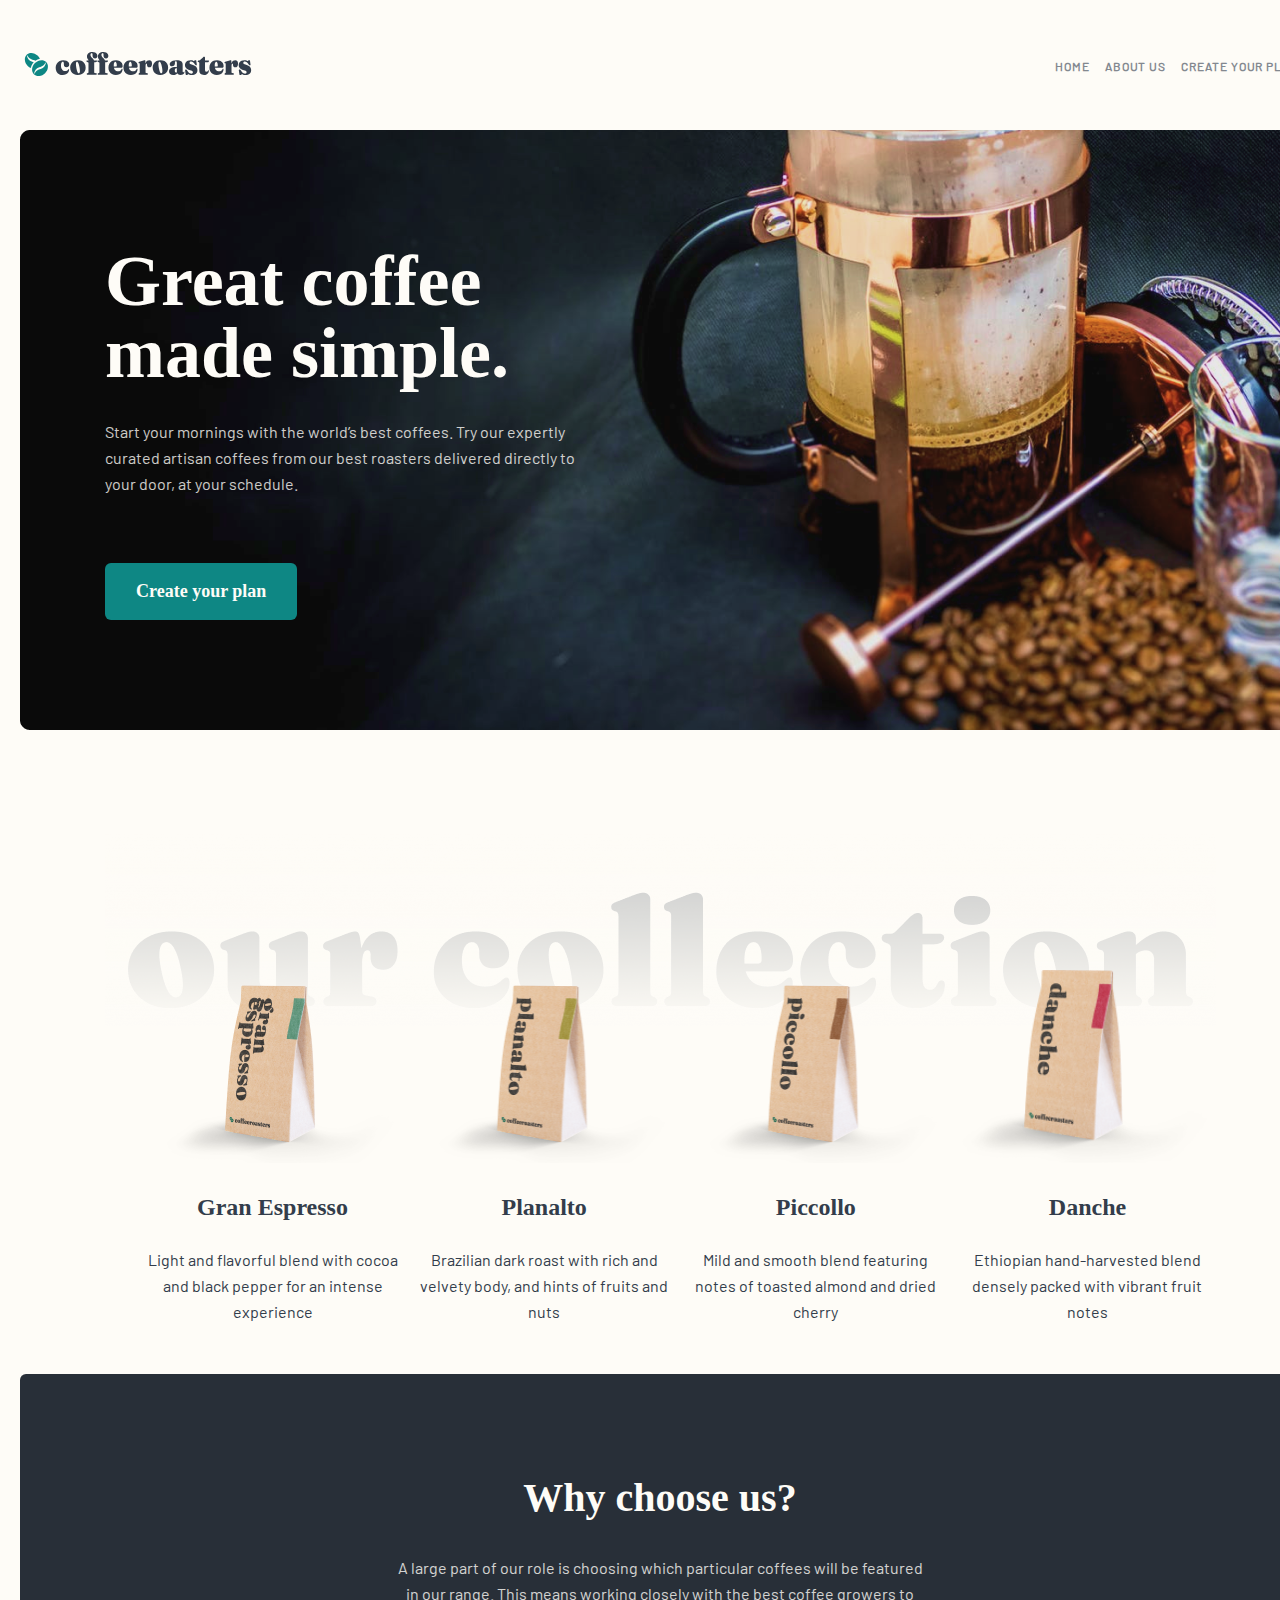
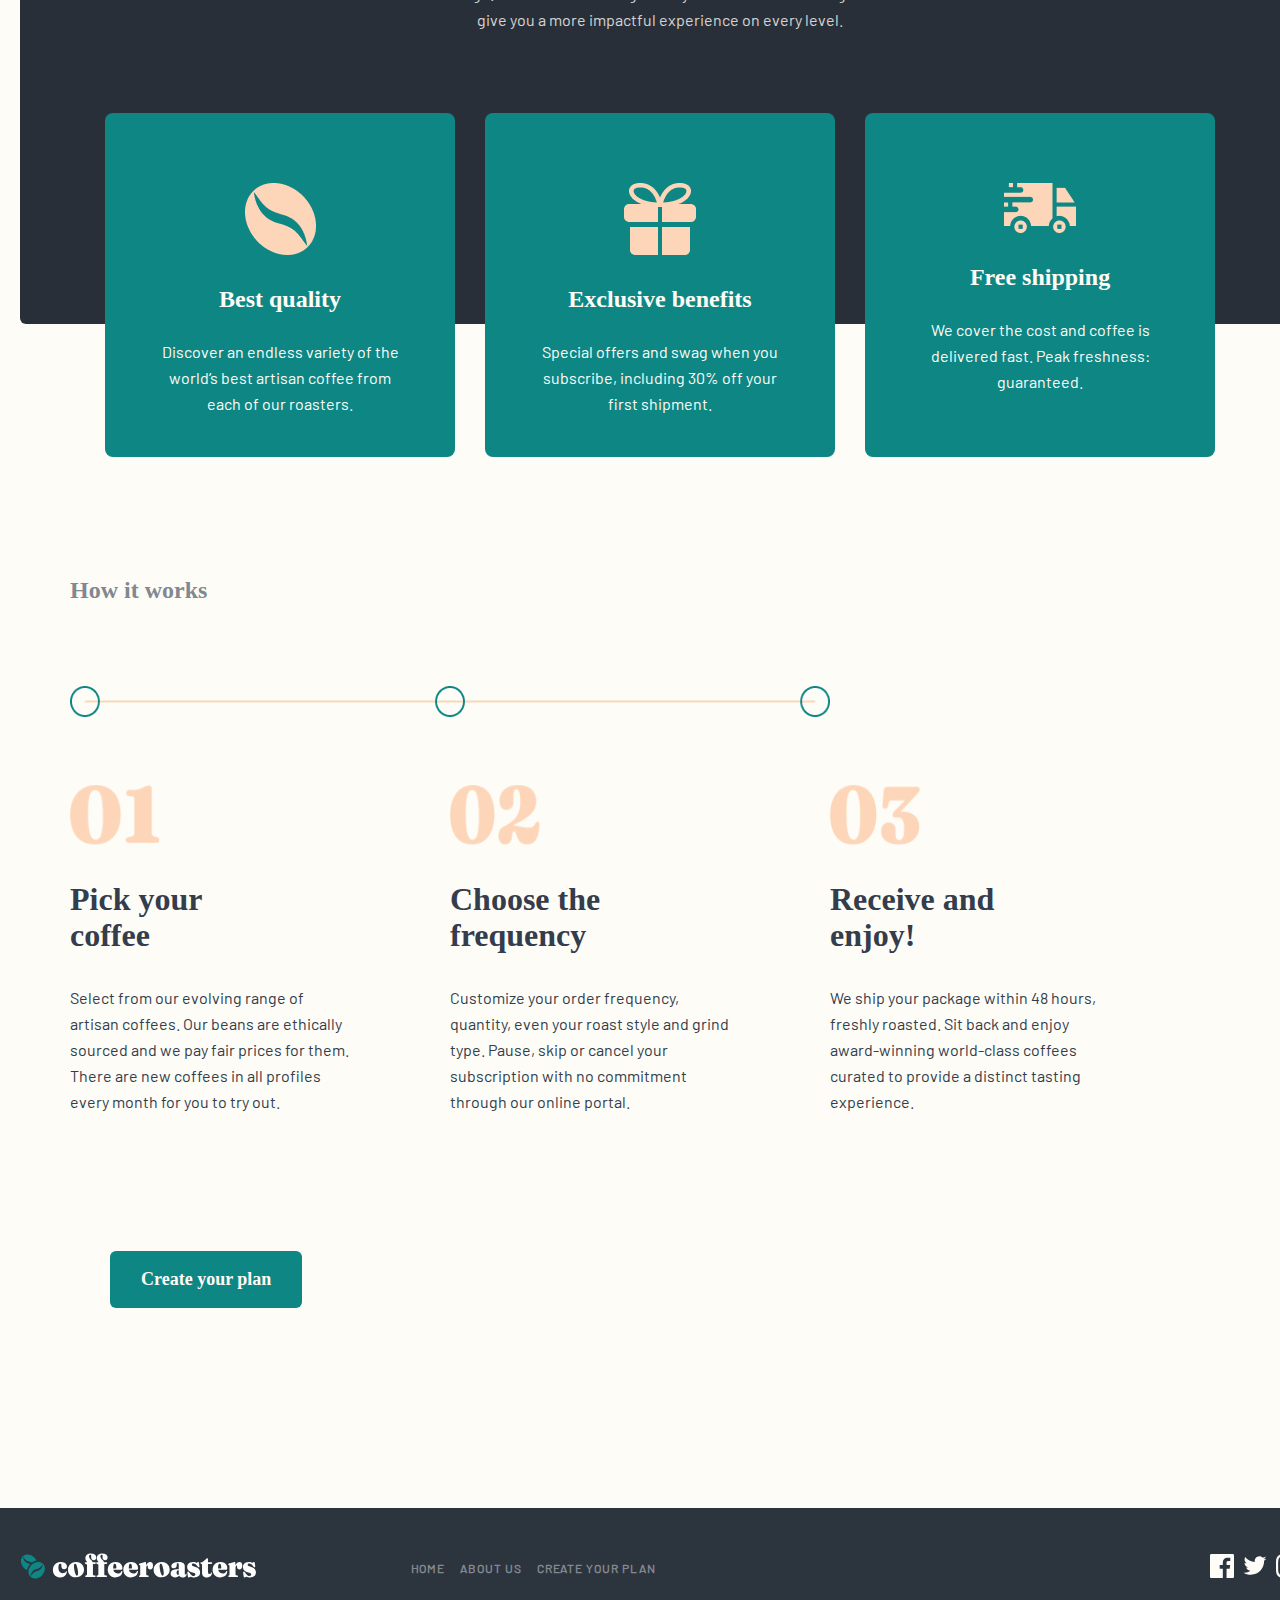
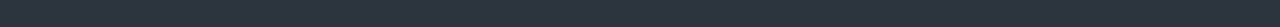
<file: index.html>
<!DOCTYPE html>
<html lang="en">
<head>
  <meta charset="UTF-8">
  <meta http-equiv="X-UA-Compatible" content="IE=edge">
  <meta name="viewport" content="width=device-width, initial-scale=1.0">
  <title>Document</title>
  <link rel="stylesheet" href="./css/main.css">
</head>
<body>
  <header class="header">
    <div class="container">
      <div class="header__inner">
        <a class="header__link" href="#">
          <img src="./img/site-logo.svg" alt="site-logo" width="236" height="26">
        </a>
        <nav class="navbar">
          <ul class="navbar__list">
            <li class="navbar__item"><a class="navbar__link" href="./index.html">HOME</a></li>
            <li class="navbar__item"><a class="navbar__link" href="./about.html">ABOUT US</a></li>
            <li class="navbar__item"><a class="navbar__link" href="#">CREATE YOUR PLAN</a></li>
          </ul>
        </nav>
      </div>
    </div>
  </header>

  <main>
    <section class="hero">
      <div class="container">
        <div class="hero__inner">
          <div class="hero__box">
            <h2 class="hero__title">Great coffee made simple.</h2>
            <p class="hero__text">Start your mornings with the world’s best coffees. Try our expertly curated artisan coffees from our best roasters delivered directly to your door, at your schedule.</p>
            <button class="button">Create your plan</button>
          </div>
        </div>
      </div>
    </section>

    <section class="collection">
      <div class="container">
        <div class="collection__inner">
          <ul class="collection__list">
            <li class="collectiono__item">
              <img src="./img/gran-espresso.png" alt="gran-espresso" width="255" height="193">
              <h3 class="collection__title">Gran Espresso</h3>
              <p class="collection__text">Light and flavorful blend with cocoa and black pepper for an intense experience</p>
            </li>
            <li class="collectiono__item">
              <img src="./img/planalto.png" alt="planalto" width="255" height="193">
              <h3 class="collection__title">Planalto</h3>
              <p class="collection__text">Brazilian dark roast with rich and velvety body, and hints of fruits and nuts</p>
            </li>
            <li class="collectiono__item">
              <img src="./img/piccollo.png" alt="piccollo" width="255" height="193">
              <h3 class="collection__title">Piccollo</h3>
              <p class="collection__text">Mild and smooth blend featuring notes of toasted almond and dried cherry</p>
            </li>
            <li class="collectiono__item">
              <img src="./img/danche.png" alt="danche" width="255" height="193">
              <h3 class="collection__title">Danche</h3>
              <p class="collection__text">Ethiopian hand-harvested blend densely packed with vibrant fruit notes</p>
            </li>
          </ul>
        </div>
      </div>
    </section>

    <section class="choice">
      <div class="container">
        <div class="choice__inner">
          <h2 class="choice__title">Why choose us?</h2>
          <p class="choice__text">A large part of our role is choosing which particular coffees will be featured
          in our range. This means working closely with the best coffee growers to give you a more impactful 
          experience on every level.</p>
          <ul class="choice__list">
            <li class="choice__item">
              <img src="./img/quality.png" alt="quality" width="71" height="72">
              <h3 class="choice__additional-title">Best quality</h3>
              <p class="choice__additional-text">Discover an endless variety of the world’s best artisan coffee from each of our roasters.</p>
            </li>
            <li class="choice__item">
              <img src="./img/privileges.png" alt="privileges" width="72" height="72">
              <h3 class="choice__additional-title">Exclusive benefits</h3>
              <p class="choice__additional-text">Special offers and swag when you subscribe, including 30% off your first shipment.</p>
            </li>
            <li class="choice__item">
              <img src="./img/delivery.png" alt="delivery" width="72" height="50">
              <h3 class="choice__additional-title">Free shipping</h3>
              <p class="choice__additional-text">We cover the cost and coffee is delivered fast. Peak freshness: guaranteed.</p>
            </li>
          </ul>
        </div>
      </div>
    </section>

    <section class="performance">
      <div class="container">
        <div class="performance__inner">
          <h2 class="performance__title">How it works</h2>
          <img src="./img/line.png" alt="line" width="760" height="31">
          <ul class="performance__list">
            <li class="performance__item">
              <img class="performance__img" src="./img/01.png" alt="01" width="90" height="60">
              <h3 class="performance__additional-title">Pick your coffee</h3>
              <p class="performance__additional-text">Select from our evolving range of artisan coffees. Our beans are ethically sourced and we pay fair prices for them. There are new coffees in all profiles every month for you to try out.</p>
            </li>
            <li class="performance__item">
              <img class="performance__img" src="./img/02.png" alt="02" width="90" height="60">
              <h3 class="performance__additional-title">Choose the frequency</h3>
              <p class="performance__additional-text">Customize your order frequency, quantity, even your roast style and grind type. Pause, skip or cancel your subscription  with no commitment through our online portal.</p>
            </li>
            <li class="performance__item">
              <img class="performance__img" src="./img/03.png" alt="03" width="90" height="60">
              <h3 class="performance__additional-title">Receive and enjoy!</h3>
              <p class="performance__additional-text">We ship your package within 48 hours, freshly roasted. Sit back and enjoy award-winning world-class coffees curated to provide a distinct tasting experience.</p>
            </li>
          </ul>
          <button class="button  performance__button">Create your plan</button>
        </div>
      </div>
    </section>
  </main>

  <footer class="footer">
    <div class="container">
      <div class="footer__inner">
        <a class="footer__link" href="#">
          <img src="./img/footer-link.svg" alt="footer-link" width="236" height="26">
        </a>
        <ul class="footer__list">
          <li class="footer__item"><a class="footer__link" href="./index.html">HOME</a></li>
          <li class="footer__item"><a class="footer__link" href="./about.html">ABOUT US</a></li>
          <li class="footer__item"><a class="footer__link" href="#">CREATE YOUR PLAN</a></li>
        </ul>

        <ul class="messenger__list">
          <li class="messenger__item">
            <a href="#" class="messenger__link">
              <img src="./img/facebook.svg" alt="facebook" width="24" height="24">
            </a>
          </li>
          <li class="messenger__item">
            <a href="#" class="messenger__link">
              <img src="./img/twitter.svg" alt="twitter" width="24" height="19">
            </a>
          </li>
          <li class="messenger__item">
            <a href="#" class="messenger__link">
              <img src="./img/instagram.svg" alt="instagram" width="24" height="24">
            </a>
          </li>
        </ul>
      </div>
    </div>
  </footer>
</body>
</html>
</file>
<file: css/main.css>
/*! normalize.css v8.0.1 | MIT License | github.com/necolas/normalize.css */
/* Document
   ========================================================================== */
/**
 * 1. Correct the line height in all browsers.
 * 2. Prevent adjustments of font size after orientation changes in iOS.
 */
html {
  line-height: 1.15;
  /* 1 */
  -webkit-text-size-adjust: 100%;
  /* 2 */
}

/* Sections
   ========================================================================== */
/**
 * Remove the margin in all browsers.
 */
body {
  margin: 0;
}

/**
 * Render the `main` element consistently in IE.
 */
main {
  display: block;
}

/**
 * Correct the font size and margin on `h1` elements within `section` and
 * `article` contexts in Chrome, Firefox, and Safari.
 */
h1 {
  font-size: 2em;
  margin: 0.67em 0;
}

/* Grouping content
   ========================================================================== */
/**
 * 1. Add the correct box sizing in Firefox.
 * 2. Show the overflow in Edge and IE.
 */
hr {
  -webkit-box-sizing: content-box;
          box-sizing: content-box;
  /* 1 */
  height: 0;
  /* 1 */
  overflow: visible;
  /* 2 */
}

/**
 * 1. Correct the inheritance and scaling of font size in all browsers.
 * 2. Correct the odd `em` font sizing in all browsers.
 */
pre {
  font-family: monospace, monospace;
  /* 1 */
  font-size: 1em;
  /* 2 */
}

/* Text-level semantics
   ========================================================================== */
/**
 * Remove the gray background on active links in IE 10.
 */
a {
  background-color: transparent;
}

/**
 * 1. Remove the bottom border in Chrome 57-
 * 2. Add the correct text decoration in Chrome, Edge, IE, Opera, and Safari.
 */
abbr[title] {
  border-bottom: none;
  /* 1 */
  text-decoration: underline;
  /* 2 */
  -webkit-text-decoration: underline dotted;
          text-decoration: underline dotted;
  /* 2 */
}

/**
 * Add the correct font weight in Chrome, Edge, and Safari.
 */
b,
strong {
  font-weight: bolder;
}

/**
 * 1. Correct the inheritance and scaling of font size in all browsers.
 * 2. Correct the odd `em` font sizing in all browsers.
 */
code,
kbd,
samp {
  font-family: monospace, monospace;
  /* 1 */
  font-size: 1em;
  /* 2 */
}

/**
 * Add the correct font size in all browsers.
 */
small {
  font-size: 80%;
}

/**
 * Prevent `sub` and `sup` elements from affecting the line height in
 * all browsers.
 */
sub,
sup {
  font-size: 75%;
  line-height: 0;
  position: relative;
  vertical-align: baseline;
}

sub {
  bottom: -0.25em;
}

sup {
  top: -0.5em;
}

/* Embedded content
   ========================================================================== */
/**
 * Remove the border on images inside links in IE 10.
 */
img {
  border-style: none;
}

/* Forms
   ========================================================================== */
/**
 * 1. Change the font styles in all browsers.
 * 2. Remove the margin in Firefox and Safari.
 */
button,
input,
optgroup,
select,
textarea {
  font-family: inherit;
  /* 1 */
  font-size: 100%;
  /* 1 */
  line-height: 1.15;
  /* 1 */
  margin: 0;
  /* 2 */
}

/**
 * Show the overflow in IE.
 * 1. Show the overflow in Edge.
 */
button,
input {
  /* 1 */
  overflow: visible;
}

/**
 * Remove the inheritance of text transform in Edge, Firefox, and IE.
 * 1. Remove the inheritance of text transform in Firefox.
 */
button,
select {
  /* 1 */
  text-transform: none;
}

/**
 * Correct the inability to style clickable types in iOS and Safari.
 */
button,
[type="button"],
[type="reset"],
[type="submit"] {
  -webkit-appearance: button;
}

/**
 * Remove the inner border and padding in Firefox.
 */
button::-moz-focus-inner,
[type="button"]::-moz-focus-inner,
[type="reset"]::-moz-focus-inner,
[type="submit"]::-moz-focus-inner {
  border-style: none;
  padding: 0;
}

/**
 * Restore the focus styles unset by the previous rule.
 */
button:-moz-focusring,
[type="button"]:-moz-focusring,
[type="reset"]:-moz-focusring,
[type="submit"]:-moz-focusring {
  outline: 1px dotted ButtonText;
}

/**
 * Correct the padding in Firefox.
 */
fieldset {
  padding: 0.35em 0.75em 0.625em;
}

/**
 * 1. Correct the text wrapping in Edge and IE.
 * 2. Correct the color inheritance from `fieldset` elements in IE.
 * 3. Remove the padding so developers are not caught out when they zero out
 *    `fieldset` elements in all browsers.
 */
legend {
  -webkit-box-sizing: border-box;
          box-sizing: border-box;
  /* 1 */
  color: inherit;
  /* 2 */
  display: table;
  /* 1 */
  max-width: 100%;
  /* 1 */
  padding: 0;
  /* 3 */
  white-space: normal;
  /* 1 */
}

/**
 * Add the correct vertical alignment in Chrome, Firefox, and Opera.
 */
progress {
  vertical-align: baseline;
}

/**
 * Remove the default vertical scrollbar in IE 10+.
 */
textarea {
  overflow: auto;
}

/**
 * 1. Add the correct box sizing in IE 10.
 * 2. Remove the padding in IE 10.
 */
[type="checkbox"],
[type="radio"] {
  -webkit-box-sizing: border-box;
          box-sizing: border-box;
  /* 1 */
  padding: 0;
  /* 2 */
}

/**
 * Correct the cursor style of increment and decrement buttons in Chrome.
 */
[type="number"]::-webkit-inner-spin-button,
[type="number"]::-webkit-outer-spin-button {
  height: auto;
}

/**
 * 1. Correct the odd appearance in Chrome and Safari.
 * 2. Correct the outline style in Safari.
 */
[type="search"] {
  -webkit-appearance: textfield;
  /* 1 */
  outline-offset: -2px;
  /* 2 */
}

/**
 * Remove the inner padding in Chrome and Safari on macOS.
 */
[type="search"]::-webkit-search-decoration {
  -webkit-appearance: none;
}

/**
 * 1. Correct the inability to style clickable types in iOS and Safari.
 * 2. Change font properties to `inherit` in Safari.
 */
::-webkit-file-upload-button {
  -webkit-appearance: button;
  /* 1 */
  font: inherit;
  /* 2 */
}

/* Interactive
   ========================================================================== */
/*
 * Add the correct display in Edge, IE 10+, and Firefox.
 */
details {
  display: block;
}

/*
 * Add the correct display in all browsers.
 */
summary {
  display: list-item;
}

/* Misc
   ========================================================================== */
/**
 * Add the correct display in IE 10+.
 */
template {
  display: none;
}

/**
 * Add the correct display in IE 10.
 */
[hidden] {
  display: none;
}

@font-face {
  font-family: 'Barlow';
  font-style: normal;
  font-weight: 400;
  src: url("../fonts/barlow-v11-latin-regular.woff2") format("woff2"), url("../fonts/barlow-v11-latin-regular.woff") format("woff");
}

* {
  -webkit-box-sizing: border-box;
          box-sizing: border-box;
}

body {
  margin: 0;
  padding: 0;
  font-family: "Barlow";
  background-color: #FEFCF7FF;
}

.container {
  width: 1320px;
  margin-left: auto;
  margin-right: auto;
  padding: 0 20px;
}

.button {
  font-family: 'Fraunces 9pt';
  font-style: normal;
  margin-top: 50px;
  padding: 16px 31px;
  font-weight: 900;
  font-size: 18px;
  line-height: 25px;
  text-align: center;
  border: none;
  color: #FEFCF7;
  background: #0E8784;
  border-radius: 6px;
}

.button:active {
  background: #66D2CF;
}

.header__inner {
  padding-top: 40px;
  padding-bottom: 40px;
  display: -webkit-box;
  display: -ms-flexbox;
  display: flex;
  -webkit-box-pack: justify;
      -ms-flex-pack: justify;
          justify-content: space-between;
  -webkit-box-align: center;
      -ms-flex-align: center;
          align-items: center;
}

.navbar__list {
  width: 285px;
  display: -webkit-box;
  display: -ms-flexbox;
  display: flex;
  -webkit-box-pack: justify;
      -ms-flex-pack: justify;
          justify-content: space-between;
  list-style-type: none;
}

.navbar__link {
  font-family: 'Barlow';
  font-style: normal;
  font-weight: 700;
  font-size: 12px;
  line-height: 15px;
  letter-spacing: 0.923077px;
  text-transform: uppercase;
  color: #83888F;
  text-decoration: none;
}

.hero__inner {
  height: 600px;
  background-image: url(../img/hero_bc_img.png);
  background-repeat: no-repeat;
}

.hero__box {
  width: 495px;
  margin-left: 85px;
  padding-top: 115px;
}

.hero__title {
  margin: 0;
  padding: 0;
  margin-bottom: 30px;
  font-family: 'Fraunces 9pt';
  font-style: normal;
  font-weight: 900;
  font-size: 72px;
  line-height: 72px;
  color: #FEFCF7;
}

.hero__text {
  font-family: 'Barlow';
  font-style: normal;
  font-weight: 400;
  font-size: 16px;
  line-height: 26px;
  color: #FEFCF7;
  mix-blend-mode: normal;
  opacity: 0.8;
}

.collection__inner {
  margin-top: 100px;
  background-image: url(../img/our-collection.png);
  background-repeat: no-repeat;
  background-position: calc(50%) top;
}

.collection__list {
  width: 1110px;
  padding-top: 140px;
  margin-left: auto;
  margin-right: auto;
  display: -webkit-box;
  display: -ms-flexbox;
  display: flex;
  -webkit-box-pack: justify;
      -ms-flex-pack: justify;
          justify-content: space-between;
  list-style-type: none;
}

.collectiono__item {
  width: 255px;
  text-align: center;
}

.collection__title {
  font-family: 'Fraunces 9pt';
  font-style: normal;
  font-weight: 900;
  font-size: 24px;
  line-height: 32px;
  text-align: center;
  color: #333D4B;
}

.collection__text {
  font-family: 'Barlow';
  font-style: normal;
  font-weight: 400;
  font-size: 16px;
  line-height: 26px;
  text-align: center;
  color: #333D4B;
}

.choice__inner {
  height: 550px;
  background-color: #282F38FF;
  border-radius: 6px;
}

.choice__title {
  padding-top: 100px;
  font-family: 'Fraunces 9pt';
  font-style: normal;
  font-weight: 900;
  font-size: 40px;
  line-height: 48px;
  text-align: center;
  color: #FEFCF7;
}

.choice__text {
  width: 530px;
  margin-left: auto;
  margin-right: auto;
  font-weight: 400;
  font-size: 16px;
  line-height: 26px;
  text-align: center;
  color: #FEFCF7;
  mix-blend-mode: normal;
  opacity: 0.8;
}

.choice__list {
  width: 1110px;
  margin: 0;
  padding: 0;
  margin-left: auto;
  margin-right: auto;
  margin-top: 80px;
  margin-bottom: 50px;
  display: -webkit-box;
  display: -ms-flexbox;
  display: flex;
  list-style-type: none;
  -webkit-box-pack: justify;
      -ms-flex-pack: justify;
          justify-content: space-between;
}

.choice__item {
  width: 350px;
  text-align: center;
  padding-top: 70px;
  background: #0E8784;
  border-radius: 8px;
}

.choice__additional-title {
  font-family: 'Fraunces 9pt';
  font-style: normal;
  font-weight: 900;
  font-size: 24px;
  line-height: 32px;
  text-align: center;
  color: #FEFCF7;
}

.choice__additional-text {
  width: 255px;
  margin-left: auto;
  margin-right: auto;
  margin-bottom: 40px;
  font-family: 'Barlow';
  font-style: normal;
  font-weight: 400;
  font-size: 16px;
  line-height: 26px;
  text-align: center;
  color: #FEFCF7;
}

.performance {
  margin-top: 250px;
}

.performance__inner {
  margin-left: 50px;
}

.performance__title {
  margin: 0;
  padding: 0;
  margin-bottom: 80px;
  font-family: 'Fraunces 9pt';
  font-style: normal;
  font-weight: 900;
  font-size: 24px;
  line-height: 32px;
  color: #83888F;
}

.performance__list {
  width: 1045px;
  margin: 0;
  padding: 0;
  margin-top: 65px;
  display: -webkit-box;
  display: -ms-flexbox;
  display: flex;
  -webkit-box-pack: justify;
      -ms-flex-pack: justify;
          justify-content: space-between;
  list-style-type: none;
}

.performance__item {
  width: 285px;
}

.performance__additional-title {
  width: 200px;
  font-family: 'Fraunces 9pt';
  font-style: normal;
  font-weight: 900;
  font-size: 32px;
  line-height: 36px;
  color: #333D4B;
}

.performance__additional-text {
  font-weight: 400;
  font-size: 16px;
  line-height: 26px;
  color: #333D4B;
}

.performance__button {
  margin-top: 120px;
  margin-left: 40px;
}

.footer {
  margin-top: 200px;
  background-color: #2C343EFF;
}

.footer__inner {
  padding-top: 30px;
  padding-bottom: 30px;
  display: -webkit-box;
  display: -ms-flexbox;
  display: flex;
  -webkit-box-align: center;
      -ms-flex-align: center;
          align-items: center;
  -webkit-box-pack: justify;
      -ms-flex-pack: justify;
          justify-content: space-between;
}

.footer__list {
  width: 285px;
  margin-right: 400px;
  display: -webkit-box;
  display: -ms-flexbox;
  display: flex;
  -webkit-box-align: center;
      -ms-flex-align: center;
          align-items: center;
  -webkit-box-pack: justify;
      -ms-flex-pack: justify;
          justify-content: space-between;
  list-style-type: none;
}

.footer__link {
  text-decoration: none;
  font-weight: 700;
  font-size: 12px;
  line-height: 15px;
  letter-spacing: 0.923077px;
  text-transform: uppercase;
  color: #83888F;
}

.messenger__list {
  width: 130px;
  display: -webkit-box;
  display: -ms-flexbox;
  display: flex;
  -webkit-box-align: center;
      -ms-flex-align: center;
          align-items: center;
  -webkit-box-pack: justify;
      -ms-flex-pack: justify;
          justify-content: space-between;
  list-style-type: none;
}

.about-us__inner {
  height: 450px;
  background-image: url(../img/hero-img.png);
  background-repeat: no-repeat;
}

.about-us__box {
  width: 445px;
  padding-top: 100px;
  margin-left: 85px;
}

.about-us__title {
  font-family: 'Fraunces 9pt';
  font-style: normal;
  font-weight: 900;
  font-size: 40px;
  line-height: 48px;
  color: #FEFCF7;
}

.about-us__text {
  font-weight: 400;
  font-size: 16px;
  line-height: 26px;
  color: #FEFCF7;
}

.obligation__inner {
  margin-top: 160px;
  display: -webkit-box;
  display: -ms-flexbox;
  display: flex;
  -webkit-box-align: center;
      -ms-flex-align: center;
          align-items: center;
  -ms-flex-pack: distribute;
      justify-content: space-around;
}

.obligation__box {
  width: 540px;
}

.obligation__title {
  font-family: 'Fraunces 9pt';
  font-style: normal;
  font-weight: 900;
  font-size: 40px;
  line-height: 48px;
  color: #333D4B;
}

.obligation__text {
  font-weight: 400;
  font-size: 16px;
  line-height: 26px;
  color: #333D4B;
  mix-blend-mode: normal;
  opacity: 0.8;
}

.quality__inner {
  height: 474px;
  margin-top: 250px;
  display: -webkit-box;
  display: -ms-flexbox;
  display: flex;
  -ms-flex-pack: distribute;
      justify-content: space-around;
  border-radius: 8px;
  background-color: #282F38FF;
}

.quality__box {
  width: 500px;
  padding-top: 88px;
}

.quality__title {
  font-family: 'Fraunces 9pt';
  font-style: normal;
  font-weight: 900;
  font-size: 40px;
  line-height: 48px;
  color: #FEFCF7;
}

.quality__text {
  font-weight: 400;
  font-size: 16px;
  line-height: 26px;
  color: #FEFCF7;
  mix-blend-mode: normal;
  opacity: 0.8;
}

.quality__img {
  margin-top: -80px;
}

.address__inner {
  padding-top: 160px;
  margin-left: 80px;
}

.address__title {
  font-family: 'Fraunces 9pt';
  font-style: normal;
  font-weight: 900;
  font-size: 24px;
  line-height: 32px;
  color: #83888F;
}

.address__countries {
  width: 1000px;
  display: -webkit-box;
  display: -ms-flexbox;
  display: flex;
  -webkit-box-align: center;
      -ms-flex-align: center;
          align-items: center;
  -webkit-box-pack: justify;
      -ms-flex-pack: justify;
          justify-content: space-between;
}

.countries__title {
  font-family: 'Fraunces 9pt';
  font-style: normal;
  font-weight: 900;
  font-size: 32px;
  line-height: 36px;
  color: #333D4B;
}

.countries__span {
  display: block;
  font-weight: 400;
  font-size: 16px;
  line-height: 26px;
  color: #333D4B;
}
</file>
